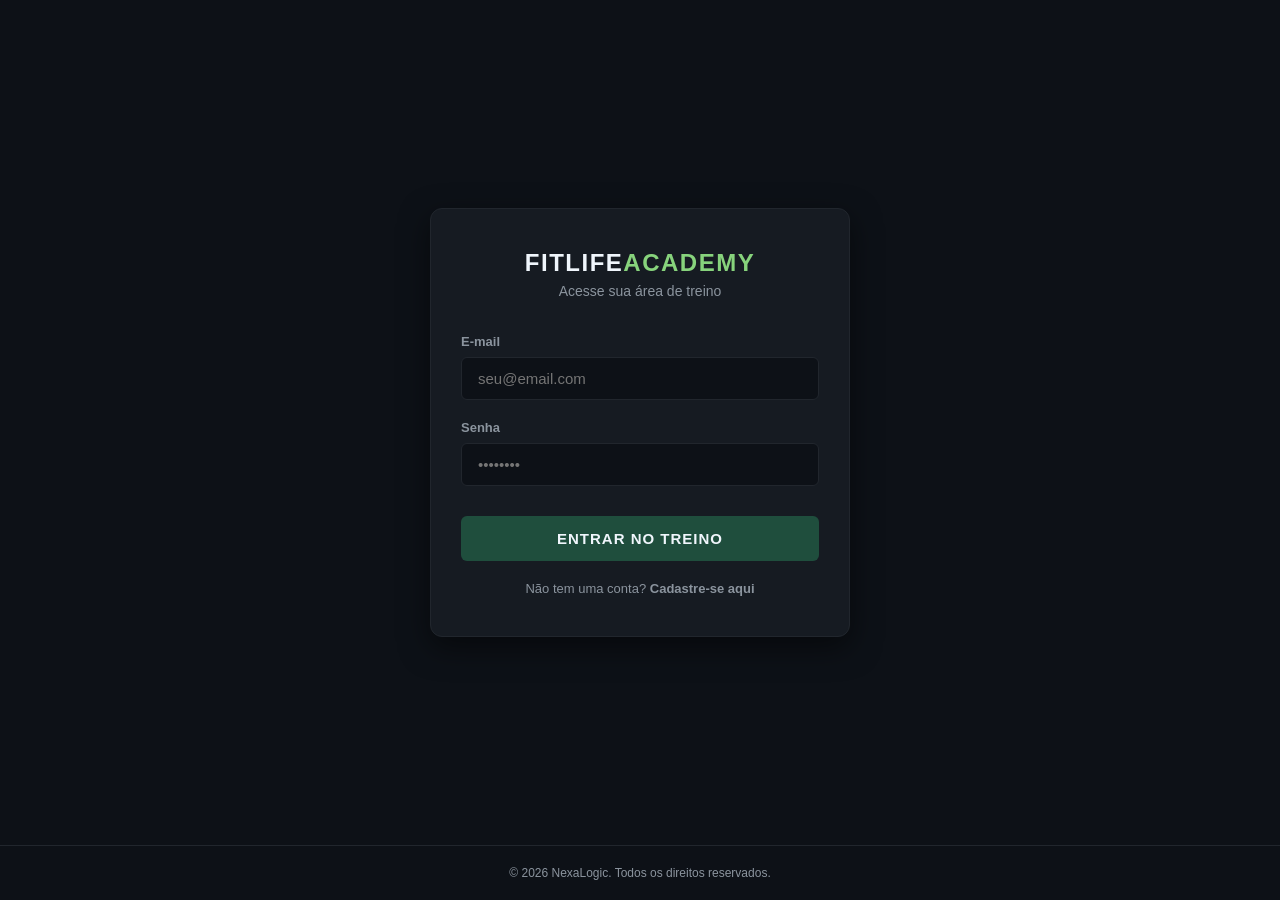
<file: pages/index.html>
<!DOCTYPE html>
<html lang="pt-BR">

<head>
    <meta charset="UTF-8">
    <meta name="viewport" content="width=device-width, initial-scale=1.0">
    <title>FitLife Academy - Login & Cadastro</title>
    <link rel="stylesheet" href="../css/index.css">
</head>

<body>

    <main class="auth-container">
        <div class="auth-card">

            <div class="auth-header">
                <h1 class="brand-title">FITLIFE<span>ACADEMY</span></h1>
                <p class="brand-subtitle" id="auth-subtitle">Acesse sua área de treino</p>
            </div>

            <form id="form-login" class="auth-form">
                <div class="input-group">
                    <label for="login-email">E-mail</label>
                    <input type="email" id="login-email" name="email" required placeholder="seu@email.com"
                        maxlength="99">
                </div>

                <div class="input-group">
                    <label for="login-senha">Senha</label>
                    <input type="password" id="login-senha" name="senha" required placeholder="••••••••" minlength="6">
                </div>

                <button type="submit" class="btn-primary">ENTRAR NO TREINO</button>

                <p class="auth-switch">
                    Não tem uma conta? <a href="#" id="go-to-register">Cadastre-se aqui</a>
                </p>
            </form>

            <form id="form-cadastro" class="auth-form hidden">
                <div class="input-group">
                    <label for="cad-nome">Nome Completo</label>
                    <input type="text" id="cad-nome" name="nome" required placeholder="Ex: João Silva" maxlength="60">
                </div>

                <div class="input-group">
                    <label for="cad-email">E-mail</label>
                    <input type="email" id="cad-email" name="email" required placeholder="seu@email.com" maxlength="99">
                </div>

                <div class="input-group">
                    <label for="cad-senha">Crie uma Senha</label>
                    <input type="password" id="cad-senha" name="senha" required placeholder="Mínimo 6 caracteres"
                        minlength="6">
                </div>

                <button type="submit" class="btn-primary">CRIAR MINHA CONTA</button>

                <p class="auth-switch">
                    Já possui cadastro? <a href="#" id="go-to-login">Fazer Login</a>
                </p>
            </form>

        </div>
    </main>

    <footer class="auth-footer">
        <p>&copy; 2026 NexaLogic. Todos os direitos reservados.</p>
    </footer>
    <div id="custom-toast" class="toast hidden">
        <div class="toast-content">
            <span class="toast-icon">✓</span>
            <p id="toast-message">Cadastro realizado com sucesso!</p>
        </div>
    </div>
    <script type="module" src="../js/index.js"></script>
</body>

</html>
</file>
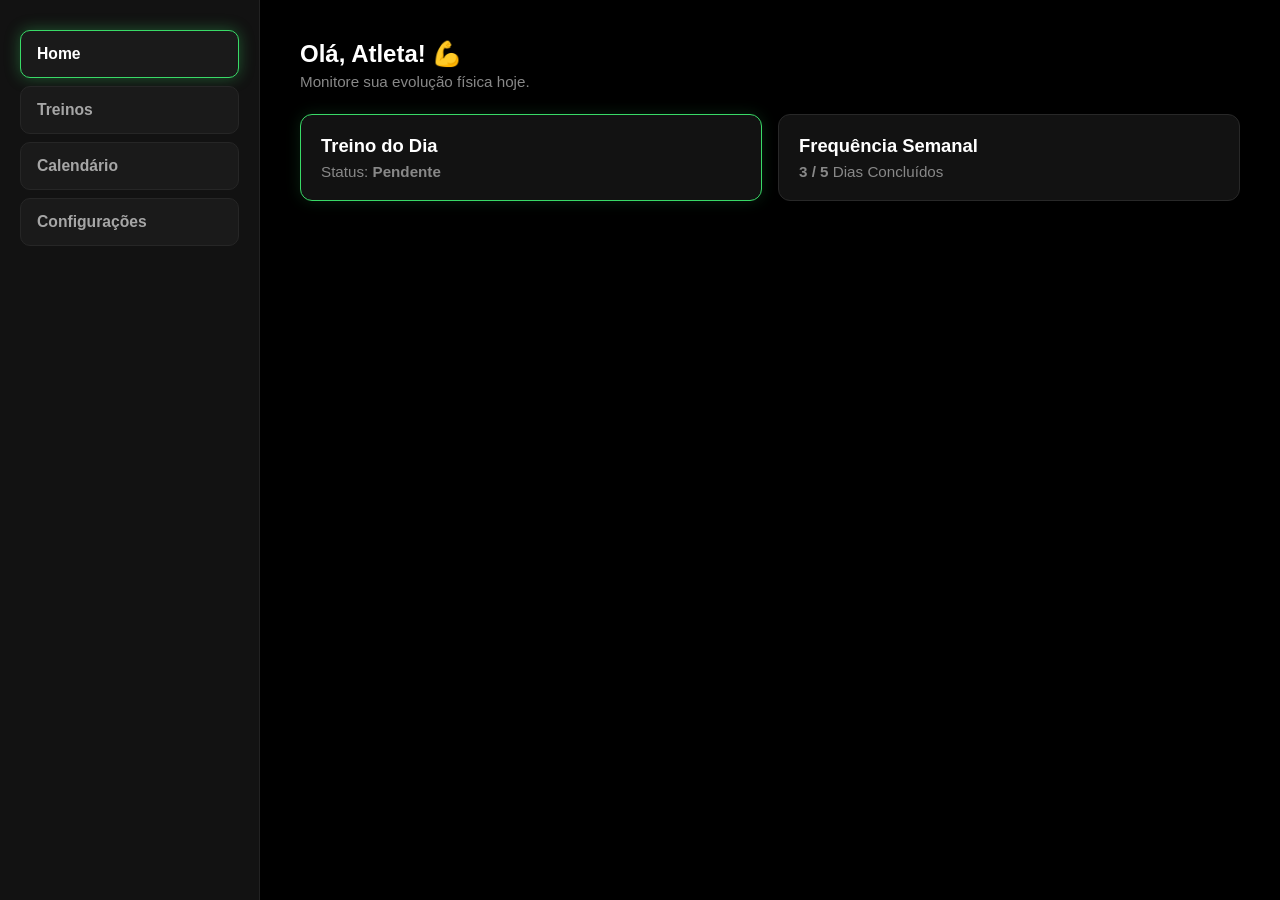
<file: pages/home.html>
<!DOCTYPE html>
<html lang="pt-br">
<head>
  <meta charset="UTF-8">
  <title>Academy 2.0</title>
  <link rel="stylesheet" href="../css/home.css">
  <link rel="stylesheet" href="../css/treino.css">
  <link rel="stylesheet" href="../css/calendario.css">
</head>
<body>

  <header>
    <nav>
      <button data-tab="home">Home</button>
      <button data-tab="treinos">Treinos</button>
      <button data-tab="calendario">Calendário</button>
      <button data-tab="config">Configurações</button>
    </nav>
  </header>

  <main id="app"></main>

  <script type="module" src="../js/main.js"></script>
</body>
</html>
</file>
<file: css/index.css>
:root {
    --bg-main: #0d1117;
    --bg-card: #161b22;
    --border-color: #21262d;

    --primary-green: #1f4e3d;
    --energy-green: #87d37c;

    --text-white: #f0f6fc;
    --text-gray: #8b949e;
}

* {
    margin: 0;
    padding: 0;
    box-sizing: border-box;
    font-family: 'Segoe UI', Tahoma, Geneva, Verdana, sans-serif;
}

body {
    background-color: var(--bg-main);
    color: var(--text-white);
    min-height: 100vh;
    display: flex;
    flex-direction: column;
    justify-content: space-between;
}

.auth-container {
    flex: 1;
    display: flex;
    align-items: center;
    justify-content: center;
    padding: 20px;
}

.auth-card {
    background-color: var(--bg-card);
    width: 100%;
    max-width: 420px;
    padding: 40px 30px;
    border-radius: 12px;
    border: 1px solid var(--border-color);
    box-shadow: 0 10px 30px rgba(0, 0, 0, 0.5);
    transition: transform 0.2s ease, border-color 0.3s ease;
}

.auth-card:hover {
    border-color: rgba(57, 255, 20, 0.3);
}

.auth-header {
    text-align: center;
    margin-bottom: 35px;
}

.brand-title {
    font-size: 24px;
    font-weight: 800;
    letter-spacing: 1.5px;
}

.brand-title span {
    color: var(--energy-green);
}

.brand-subtitle {
    font-size: 14px;
    color: var(--text-gray);
    margin-top: 6px;
}

.auth-form {
    display: flex;
    flex-direction: column;
    gap: 20px;
}

.input-group {
    display: flex;
    flex-direction: column;
    gap: 8px;
}

.input-group label {
    font-size: 13px;
    font-weight: 600;
    color: var(--text-gray);
}

.input-group input {
    width: 100%;
    background-color: var(--bg-main);
    border: 1px solid var(--border-color);
    color: var(--text-white);
    padding: 12px 16px;
    border-radius: 6px;
    font-size: 15px;
    outline: none;
    transition: all 0.2s ease;
}

.input-group input:focus {
    border-color: var(--energy-green);
    box-shadow: 0 0 5px rgba(135, 211, 124, 0.2);
    background-color: rgba(31, 78, 61, 0.15);
}
.auth-form input:invalid:focus {
    border-color: #e74c3c; /* Vermelho alerta suave */
    box-shadow: 0 0 5px rgba(231, 76, 60, 0.2);
}
.btn-primary {
    background-color: var(--primary-green);
    color: var(--text-white);
    border: 1px solid var(--neon-green);
    padding: 14px;
    font-size: 15px;
    font-weight: 700;
    border-radius: 6px;
    cursor: pointer;
    letter-spacing: 1px;
    transition: all 0.3s ease;
    margin-top: 10px;
}

.btn-primary:hover {
    background-color: var(--energy-green);
    color: var(--bg-main);
    box-shadow: none; 
}

.auth-switch {
    text-align: center;
    font-size: 13px;
    color: var(--text-gray);
}

.auth-switch a {
    color: var(--neon-green);
    text-decoration: none;
    font-weight: 600;
}

.auth-switch a:hover {
    text-decoration: underline;
}

.hidden {
    display: none !important;
}

.auth-footer {
    text-align: center;
    padding: 20px;
    font-size: 12px;
    color: var(--text-gray);
    border-top: 1px solid var(--border-color);
}

@media (max-width: 480px) {
    .auth-card {
        padding: 25px 15px;
        box-shadow: none;
        border: none;
        background-color: transparent;
    }

    body {
        background-color: var(--bg-card);
    }
}

/* ==========================================================================
   TOAST NOTIFICATION (Animação pura controlada pelo CSS)
   ========================================================================== */
.toast {
    position: fixed;
    bottom: 30px;
    right: 30px;
    background-color: var(--bg-card);
    border: 1px solid var(--energy-green);
    border-left: 5px solid var(--energy-green);
    padding: 16px 24px;
    border-radius: 8px;
    box-shadow: 0 5px 15px rgba(0, 0, 0, 0.4);
    z-index: 1000;
    
    /* Estado inicial: Invisível */
    opacity: 0;
    pointer-events: none;
}

/* Classe ativa disparada pelo JS: Executa uma única animação de 4 segundos */
.toast.active {
    animation: fadeToast 4s cubic-bezier(0.175, 0.885, 0.32, 1.275) forwards;
}

.toast-content {
    display: flex;
    align-items: center;
    gap: 12px;
}

.toast-icon {
    background-color: var(--primary-green);
    color: var(--energy-green);
    width: 24px;
    height: 24px;
    border-radius: 50%;
    display: flex;
    align-items: center;
    justify-content: center;
    font-weight: bold;
    font-size: 14px;
}

#toast-message {
    color: var(--text-white);
    font-size: 14px;
    font-weight: 500;
}

/* Linha do tempo da animação: Sobe e aparece -> Fica firme -> Desce e some */
@keyframes fadeToast {
    0% {
        transform: translateY(20px);
        opacity: 0;
    }
    10%, 90% {
        transform: translateY(0);
        opacity: 1;
        pointer-events: auto;
    }
    100% {
        transform: translateY(20px);
        opacity: 0;
        pointer-events: none;
    }
}

@media (max-width: 480px) {
    .toast {
        bottom: 20px;
        left: 20px;
        right: 20px;
    }
}
/* Classe que o JS vai injetar temporariamente se a validação falhar */
.shake {
    animation: shakeEffect 0.4s ease-in-out;
}

/* Animação consciente: treme levemente para os lados sem tirar o card do centro */
@keyframes shakeEffect {
    0%, 100% { transform: translateX(0); }
    20%, 60% { transform: translateX(-6px); }
    40%, 80% { transform: translateX(6px); }
}

/* O container do spinner dentro do botão */
.spinner {
    width: 20px;
    height: 20px;
    border: 3px solid rgba(255, 255, 255, 0.3);
    border-radius: 50%;
    border-top-color: #fff; /* A cor do ponto que gira */
    animation: spin 0.8s linear infinite;
    display: inline-block;
}

/* Animação que faz o círculo rodar 360 graus */
@keyframes spin {
    to { transform: rotate(360deg); }
}
</file>
<file: css/home.css>
* {
  margin: 0;
  padding: 0;
  box-sizing: border-box;
  -webkit-tap-highlight-color: transparent;
}

body {
  font-family: 'Segoe UI', Roboto, Helvetica, Arial, sans-serif;
  background-color: #000000;
  color: #e0e0e0;
  min-height: 100vh;
  display: flex;
  flex-direction: column;
}

header {
  background-color: #121212;
  border-bottom: 1px solid #222222;
  position: sticky;
  top: 0;
  z-index: 100;
}

nav {
  display: flex;
  justify-content: space-around;
  align-items: center;
  padding: 8px;
}

nav button {
  background-color: #1a1a1a;
  border: 1px solid #262626;
  color: #a6a6a6;
  padding: 14px 18px;
  font-size: 0.98rem;
  font-weight: 700;
  cursor: pointer;
  border-radius: 10px;
  transition: all 0.3s ease;
  text-align: center;
  flex: 1;
}

nav button:active {
  transform: scale(0.95);
  background-color: rgba(57, 218, 103, 0.1);
}

nav button.active {
  color: #ffffff;
  font-weight: 800;
  background-color: #1a1a1a;
  border: 1px solid #39da67;
  box-shadow: 0 0 15px rgba(57, 218, 103, 0.35);
}

#app {
  flex: 1;
  padding: 20px;
  width: 100%;
}

#app h2 {
  font-size: 1.5rem;
  color: #ffffff;
  margin-bottom: 5px;
}

#app p {
  color: #888888;
  font-size: 0.95rem;
}

.dashboard-grid {
  display: grid;
  grid-template-columns: 1fr;
  gap: 16px;
  margin-top: 24px;
}

.card-treino {
  background: #121212;
  border: 1px solid #282828;
  border-radius: 12px;
  padding: 20px;
  transition: all 0.2s ease-in-out;
}

.card-treino:focus-within,
.card-treino.destaque {
  border-color: #39da67;
  box-shadow: 0 0 15px rgba(57, 218, 103, 0.15);
}

.card-treino h3 {
  font-size: 1.15rem;
  color: #ffffff;
  font-weight: 700;
  margin-bottom: 6px;
}

@media (min-width: 768px) {
  body {
    flex-direction: row;
  }

  header {
    width: 260px;
    min-height: 100vh;
    height: 100vh;
    position: fixed;
    left: 0;
    top: 0;
    border-bottom: none;
    border-right: 1px solid #222222;
    padding: 30px 20px;
  }

  nav {
    flex-direction: column;
    align-items: flex-start;
    gap: 8px;
    padding: 0;
  }

  nav button {
    width: 100%;
    text-align: left;
    padding: 14px 16px;
  }

  nav button:hover {
    color: #39da67;
  }

  #app {
    margin-left: 260px;
    padding: 40px;
    max-width: 1200px;
  }

  .dashboard-grid {
    grid-template-columns: repeat(auto-fit, minmax(300px, 1fr));
  }
}

/* ==========================================================================
   ESTILOS DO WIZARD DE TREINOS
   ========================================================================== */
.wizard-container {
    background: #161616;
    border: 1px solid #262626;
    border-radius: 10px;
    padding: 20px;
    text-align: center;
}
.wizard-botoes {
    display: flex;
    gap: 10px;
    justify-content: center;
    margin: 20px 0;
    flex-wrap: wrap;
}
.btn-wizard {
    background: #222;
    border: 1px solid #333;
    color: #fff;
    padding: 12px 24px;
    border-radius: 6px;
    font-weight: 700;
    cursor: pointer;
    transition: all 0.2s;
}
.btn-wizard:hover {
    border-color: #39da67;
    background: #1a2e1f;
}
.btn-wizard-ativar {
    background: #39da67;
    color: #000;
    font-weight: 800;
    border: none;
    padding: 12px 20px;
    border-radius: 6px;
    cursor: pointer;
}
.btn-voltar {
    background: transparent;
    border: none;
    color: #777;
    cursor: pointer;
    font-weight: 600;
}
.btn-voltar:hover { color: #fff; }
.lista-exercicios-wizard {
    text-align: left;
    max-width: 300px;
    margin: 20px auto;
    display: flex;
    flex-direction: column;
    gap: 10px;
}
.checkbox-exercicio {
    color: #fff;
    font-weight: 600;
    cursor: pointer;
}
.btn-wizard-sucesso {
    background: #39da67;
    color: #000;
    font-weight: 800;
    border: none;
    padding: 10px 20px;
    border-radius: 6px;
    cursor: pointer;
    margin-left: 10px;
}
</file>
<file: css/treino.css>
/* ==========================================================================
   ESTRUTURA DOS SLIDES HORIZONTAIS
   ========================================================================== */
#treino-modulo-container {
    width: 100%;
    max-width: 500px;
    margin: 0 auto;
    position: relative;
    display: flex;
    flex-direction: column;
    gap: 1.5rem;
    padding: 0.5rem 1rem 2rem 1rem;
    box-sizing: border-box;
}
.treino-topo-breadcrumb {
    text-align: center;
    font-size: 0.9rem;
    font-weight: 700;
    color: #39da67;
    margin-bottom: 0;
    padding: 12px 16px;
    background: #141414;
    border: 1px solid #222;
    border-radius: 8px;
}
.treino-mascara-slides {
    width: 100%;
    overflow: hidden;
    border-radius: 12px;
    margin-bottom: 2rem;
}
#treino-carrossel-slides {
    display: table;
    width: 400%;
    transition: transform 0.4s cubic-bezier(0.25, 1, 0.5, 1);
}
.slide-painel-fixo {
    display: table-cell;
    width: 25%;
    vertical-align: top;
    padding: 5px;
}
/* ==========================================================================
   GRID 2x2 BLINDADA
   ========================================================================== */
.grid-2x2-blindada {
    display: grid;
    grid-template-columns: repeat(2, 1fr);
    grid-template-rows: repeat(2, 1fr);
    gap: 15px;
    width: 100%;
    height: 280px;
}
.card-grid-item {
    width: 100%;
    padding: 1.2rem 1rem;
    display: block;
    background-color: #222222;
    border: 1px solid #333333;
    border-radius: 10px;
    color: #ffffff;
    font-size: 1rem;
    font-weight: 700;
    cursor: pointer;
    box-shadow:
        inset 0 1px 0 rgba(255, 255, 255, 0.05),
        0 4px 6px rgba(0, 0, 0, 0.2);
    transition: all 0.2s cubic-bezier(0.4, 0, 0.2, 1);
}
.card-grid-item:hover {
    background-color: #2a2a2a;
    border-color: #39da67;
    color: #39da67;
    box-shadow: 0 0 12px rgba(57, 218, 103, 0.15);
}
.card-grid-item:active {
    transform: scale(0.96);
    background-color: #1a1a1a;
    box-shadow: inset 0 2px 4px rgba(0, 0, 0, 0.4);
}
.card-grid-item.selecionado {
    background-color: #1a2e1f;
    border-color: #39da67;
    color: #39da67;
    box-shadow: 0 0 14px rgba(57, 218, 103, 0.3);
}
/* ==========================================================================
   GRID SLIDE 4
   ========================================================================== */
#grid-slide-4.grid-2x2-blindada {
    height: 110px;
    grid-template-rows: repeat(2, 50px);
}
#grid-slide-4 .card-grid-item {
    display: flex;
    align-items: center;
    justify-content: center;
    padding: 5px;
    font-size: 0.9rem;
    text-align: center;
}
#area-metricas-exercicio {
    width: 100%;
    display: block;
    margin-top: 0.5rem;
    min-height: 63px;
}
/* ==========================================================================
   FORMULÁRIO DE MÉTRICAS
   ========================================================================== */
.treino-formulario-metricas-bloco {
    width: 100%;
    display: block;
}


/* Centraliza e joga a mensagem para baixo dos 3 inputs */
.treino-secao-metrica-mensagemBonita {
    width: 100%;
    text-align: center;
    margin-top: auto; /* Empurra o texto para colar na base do bloco */
    padding-bottom: 5px;
}

.treino-secao-metrica-mensagemBonita p {
    color: #39da67; /* Cor verde padrão */
    font-size: 0.75rem;
    font-weight: 800;
    letter-spacing: 0.06rem;
    margin: 0;
}
.grupo-input-metrica {
    flex: 1;
    text-align: center;
}
.grupo-input-metrica label {
    display: block;
    margin-bottom: 6px;
    color: #555;
    font-size: 0.65rem;
    font-weight: 800;
    letter-spacing: 0.05rem;
}
.grupo-input-metrica input {
    width: 100%;
    padding: 8px;
    background: #111;
    border: 1px solid #2c2c2c;
    border-radius: 6px;
    color: #fff;
    font-size: 1rem;
    font-weight: 700;
    text-align: center;
    transition: border-color 0.2s;
}
.grupo-input-metrica input:focus {
    border-color: #39da67;
    outline: none;
}
.grupo-input-metrica input.input-bloqueado {
    background: #0d0d0d;
    border-color: #1a1a1a;
    color: #333;
    cursor: not-allowed;
}
.grupo-input-metrica input::-webkit-outer-spin-button,
.grupo-input-metrica input::-webkit-inner-spin-button {
    -webkit-appearance: none;
    margin: 0;
}
/* ==========================================================================
   SEÇÃO TREINO ESPECIAL / DROP SET
   ========================================================================== */
.treino-secao-especial-container {
    width: 100%;
    padding: 15px;
    box-sizing: border-box;
    background: #161616;
    border: 1px solid #222;
    border-radius: 10px 10px 0 0; 
    margin-bottom: 1.5rem;
}
.treino-especial-header {
    width: 100%;
    display: flex;
    align-items: center;
    justify-content: space-between;
}
.treino-especial-texto h2 {
    margin: 0 0 2px 0;
    color: #fff;
    font-size: 0.95rem;
    font-weight: 800;
    letter-spacing: 0.05rem;
}
.treino-especial-texto p {
    margin: 0;
    color: #666;
    font-size: 0.75rem;
}
/* ==========================================================================
   SWITCH TOGGLE
   ========================================================================== */
.switch-container {
    position: relative;
    display: inline-block;
    flex-shrink: 0;
    width: 46px;
    height: 24px;
}
.switch-container input {
    width: 0;
    height: 0;
    opacity: 0;
}
.switch-slider {
    position: absolute;
    top: 0;
    left: 0;
    right: 0;
    bottom: 0;
    cursor: pointer;
    background-color: #333;
    border-radius: 24px;
    transition: 0.3s;
}
.switch-slider::before {
    content: "";
    position: absolute;
    left: 3px;
    bottom: 3px;
    width: 18px;
    height: 18px;
    background-color: #fff;
    border-radius: 50%;
    transition: 0.3s;
}
input:checked + .switch-slider {
    background-color: #1a3a23;
    border: 1px solid #39da67;
}
input:checked + .switch-slider::before {
    transform: translateX(22px);
    background-color: #39da67;
}
/* ==========================================================================
   SUBSÉRIES / CARDS DINÂMICOS
   ========================================================================== */
.treino-secao-metricas {
    width: 100%;
    display: flex;
    flex-wrap: wrap; 
    gap: 12px;
    padding: 15px;
    margin-bottom: 1.5rem;
    box-sizing: border-box;
    background: #161616;
    border: 1px solid #222;
    border-radius: 10px;
    min-height: 151px; 
}
   .treino-subseries-grid {
    width: 100%;
    box-sizing: border-box;
    background: #161616;
    margin-top: -1.5rem; 
    margin-bottom: 1.5rem;
    padding: 15px 15px 19px 15px;
    border: 1px solid #222;
    border-top: none;
    border-radius: 0 0 10px 10px;
    min-height: 151px;
}
#bloco-metricas-normais.escondido + .treino-secao-especial-container {
    border-radius: 10px;
}
.treino-especial-controles {
    display: flex;
    align-items: center;
    justify-content: space-between;
    margin-bottom: 15px;
}
.btn-adicionar-card {
    padding: 8px 16px;
    background: #1a1a1a;
    border: 1px solid #333;
    border-radius: 6px;
    color: #39da67;
    font-size: 0.75rem;
    font-weight: 800;
    cursor: pointer;
    transition: transform 0.1s cubic-bezier(0.25, 1, 0.5, 1), background-color 0.5s, color 0.2s, border-color 0.4s;
}

.btn-adicionar-card:hover {
    background: #39da67;
    color: #111;
    border-color: #39da67;
}
.btn-adicionar-card:active {
    transform: scale(0.90); 
    background-color: #0f2014; 
    color: #39da67; 
    border-color: #39da67;
}
.btn-adicionar-card.btn-bloqueado-limite {
    background: #222 !important;
    border: 1px solid #333 !important;
    color: #555 !important;
    cursor: not-allowed !important;
    pointer-events: none; 
    transform: none !important; 
}
.contador-txt {
    color: #555;
    font-size: 0.75rem;
    font-weight: 800;
}
.treino-cards-wrapper {
    display: grid;
    grid-template-columns: repeat(auto-fill, minmax(130px, 1fr));
    gap: 12px;
    max-height: 260px;
    overflow-y: auto;
    padding-right: 5px;
}
.card-subserie-item {
    padding: 10px;
    background: #202020;
    border: 1px solid #2d2d2d;
    border-radius: 8px;
}
.card-subserie-header {
    display: flex;
    align-items: center;
    justify-content: space-between;
    margin-bottom: 8px;
    color: #888;
    font-size: 0.7rem;
    font-weight: 800;
}
.btn-remover-subserie {
    background: none;
    border: none;
    color: #555;
    font-size: 0.8rem;
    cursor: pointer;
}
.btn-remover-subserie:hover {
    color: #ff4a4a;
}
.card-subserie-inputs-bloco {
    display: flex;
    gap: 6px;
}
.subserie-campo {
    flex: 1;
    text-align: center;
}
.subserie-campo label {
    display: block;
    margin-bottom: 4px;
    color: #555;
    font-size: 0.6rem;
    font-weight: 800;
}
.subserie-campo input {
    width: 100%;
    padding: 6px 4px;
    background: #111;
    border: 1px solid #2c2c2c;
    border-radius: 4px;
    color: #fff;
    font-size: 0.85rem;
    font-weight: 700;
    text-align: center;
}
.subserie-campo input:focus {
    border-color: #39da67;
    outline: none;
}
/* ==========================================================================
   CONTROLES INFERIORES
   ========================================================================== */
.treino-controle-inferior {
    position: absolute;
    top: 5px;
    right: 6px;
    z-index: 10;
}
#btn-treino-voltar {
    width: 34px;
    height: 34px;
    display: flex;
    align-items: center;
    justify-content: center;
    background: #141414;
    border: 1px solid #222;
    border-radius: 6px;
    color: #a6a6a6;
    cursor: pointer;
    transition: all 0.2s;
}
#btn-treino-voltar:hover {
    background: #161616;
    border-color: #39da67;
    color: #39da67;
}
#btn-treino-finalizar {
    width: 100%;
    padding: 12px;
    background: #39da67;
    border: none;
    border-radius: 6px;
    color: #000;
    font-size: 1rem;
    font-weight: 800;
    cursor: pointer;
}
#btn-treino-finalizar.desabilitado {
    background: #222;
    border: 1px solid #333;
    color: #555;
    cursor: not-allowed;
}
/* ==========================================================================
   SEÇÃO DATA DO TREINO
   ========================================================================== */
.treino-container-data-horizontal {
    width: 100%;
    display: flex;
    flex-direction: row;
    align-items: center;
    justify-content: space-between;
    margin-top: 0;
    margin-bottom: 1.5rem;
    padding: 0 5px;
    box-sizing: border-box;
}
.treino-container-data-horizontal label {
    margin: 0;
    color: #555;
    font-size: 0.85rem;
    font-weight: 800;
    letter-spacing: 0.05rem;
    white-space: nowrap;
}
.treino-container-data-horizontal input[type="date"] {
    flex-grow: 1;
    max-width: 240px;
    padding: 10px 14px;
    background: #111;
    border: 1px solid #2c2c2c;
    border-radius: 6px;
    color: #fff;
    font-size: 0.95rem;
    font-weight: 700;
    text-align: center;
    outline: none;
    transition: border-color 0.2s;
}
.treino-container-data-horizontal input[type="date"]:focus {
    border-color: #39da67;
}
.treino-container-data-horizontal input.input-bloqueado {
    background: #0d0d0d;
    border-color: #1a1a1a;
    color: #333;
    cursor: not-allowed;
}
/* ==========================================================================
   UTILITÁRIOS
   ========================================================================== */
.escondido {
    display: none !important;
}
</file>
<file: css/calendario.css>
/* CONTAINER PRINCIPAL DA ABA */
#cld-modulo-wrapper {
    width: 100%;
    max-width: 900px; /* Largura esticada para caber tudo confortavelmente */
    margin: 0 auto;
    padding: 10px;
    box-sizing: border-box;
}

/* 📌 BLOCOS DO TOPO EM CIMA DO CALENDÁRIO */
.cld-topo-bloco-container {
    display: flex;
    justify-content: space-between;
    align-items: center;
    border-bottom: 1px solid #222;
    padding-bottom: 15px;
    margin-bottom: 25px; /* Espaço para afastar o calendário */
    width: 100%;
}
.cld-bloco-esquerdo h1 {
    font-size: 1.4rem;
    font-weight: 800;
    color: #fff;
    margin: 0 0 4px 0;
}
.cld-bloco-esquerdo p {
    font-size: 0.85rem;
    color: #666;
    margin: 0;
}
.cld-status-card {
    background: #161616;
    border: 1px solid #262626;
    padding: 8px 16px;
    border-radius: 8px;
    text-align: right;
    white-space: nowrap;
}
.cld-status-label {
    display: block;
    font-size: 0.65rem;
    font-weight: 800;
    color: #555;
}
.cld-status-valor {
    font-size: 0.85rem;
    font-weight: 800;
    color: #39da67;
}

/* 📅 SEÇÃO DO CALENDÁRIO INDO PARA BAIXO */
.cld-secao-calendario-corpo {
    margin-top: 10px;
    margin-bottom: 25px;
    width: 100%;
}
.cld-controle-mes {
    display: flex;
    justify-content: space-between;
    align-items: center;
    margin-bottom: 15px;
}
.cld-titulo-mes-ano {
    font-size: 1.1rem;
    font-weight: 800;
    color: #fff;
}
.cld-btn-seta {
    background: #222;
    border: 1px solid #333;
    color: #fff;
    padding: 6px 12px;
    border-radius: 6px;
    cursor: pointer;
    font-size: 0.8rem;
}
.cld-btn-seta:hover { color: #39da67; border-color: #39da67; }

/* GRID DO CALENDÁRIO */
.cld-container-grid {
    background: #111;
    border: 1px solid #222;
    border-radius: 10px;
    padding: 15px;
    /* Trava uma altura mínima para o calendário nunca encolher ou dançar na tela */
    min-height: 320px; 
    box-sizing: border-box;
}
.cld-dias-letras {
    display: grid;
    grid-template-columns: repeat(7, 1fr);
    text-align: center;
    font-size: 0.75rem;
    font-weight: 800;
    color: #444;
    margin-bottom: 12px;
    letter-spacing: 0.05rem;
}
.cld-grid-numeros {
    display: grid;
    grid-template-columns: repeat(7, 1fr);
    grid-template-rows: repeat(6, 42px); 
    gap: 8px;
}
.cld-botao-dia {
    width: 100%;
    height: 100%; /* Ocupa o espaço exato da célula do grid fixo */
    background: #161616;
    border: 1px solid #222;
    color: #ffffff;
    font-weight: 700;
    font-size: 0.95rem;
    border-radius: 6px;
    cursor: pointer;
    display: flex;
    align-items: center;
    justify-content: center;
    transition: all 0.15s cubic-bezier(0.4, 0, 0.2, 1);
}
/* Dias que pertencem ao mês passado ou futuro */
.cld-botao-dia.cld-dia-fora {
    color: #333333;
    background: #0d0d0d;
    border-color: #141414;
}

/* 🟢 COR-MARCA: QUANDO O DIA POSSUI TREINO NO BANCO/MOCK */
.cld-botao-dia.cld-dia-neon {
    background: #1a2e1f;
    border-color: #39da67;
    color: #39da67;
    box-shadow: inset 0 0 4px rgba(57, 218, 103, 0.1), 0 0 10px rgba(57, 218, 103, 0.15);
}

/* Feedback visual de foco/hover */
.cld-botao-dia:hover {
    border-color: #888;
}

.cld-botao-dia.cld-dia-neon:hover {
    border-color: #39da67;
    background: #223d29;
    box-shadow: 0 0 14px rgba(57, 218, 103, 0.3);
}
/* 🏋️ COLUNAS DE EXERCÍCIOS INFERIORES */
.cld-detalhes-treino h3 { 
    font-size: 0.9rem; 
    color: #666; 
    margin-bottom: 15px; 
    text-transform: uppercase; 
    letter-spacing: 0.05rem;
}
.cld-layout-colunas-fixas {
    display: flex;
    gap: 15px;
    width: 100%;
}
.cld-coluna-treino {
    flex: 1;
    background: #141414;
    border: 1px solid #222;
    border-radius: 8px;
    overflow: hidden;
}
.cld-coluna-header {
    padding: 10px;
    font-size: 0.85rem;
    font-weight: 800;
    text-align: center;
    background: #1c1c1c;
    border-bottom: 1px solid #222;
}
.cld-coluna-header.cld-txt-superior { color: #fff; border-bottom-color: #333; }
.cld-coluna-header.cld-txt-inferior { color: #888; border-bottom-color: #262626; }
.cld-coluna-corpo {
    padding: 12px;
    min-height: 140px;
}
.cld-placeholder-texto {
    color: #333;
    font-size: 0.8rem;
    text-align: center;
    margin-top: 45px;
    font-weight: 600;
}
.cld-card-exercicio-item {
    background: #1c1c1c;
    border-left: 3px solid #39da67;
    padding: 10px;
    border-radius: 0 6px 6px 0;
    margin-bottom: 8px;
}
.cld-card-exercicio-item h5 { margin: 0 0 4px 0; font-size: 0.85rem; color: #fff; }
.cld-card-exercicio-item p { margin: 0; font-size: 0.75rem; color: #888; }
.cld-card-exercicio-item strong { color: #39da67; }

/* ==========================================================================
   📱 REGRAS DE RESPONSIVIDADE (MOBILE / TELAS PEQUENAS)
   ========================================================================== */
@media (max-width: 600px) {
    /* Topo empilha no celular */
    .cld-topo-bloco-container {
        flex-direction: column;
        align-items: flex-start;
        gap: 12px;
    }
    .cld-status-card {
        text-align: left;
        width: 100%;
        box-sizing: border-box;
    }
    /* As colunas de exercícios ficam uma embaixo da outra no celular */
    .cld-layout-colunas-fixas {
        flex-direction: column;
    }
}

/* Borda lateral verde para destacar o treino especial */
.cld-card-exercicio-item.cld-treino-especial {
    border-left: 4px solid #00ff66;
    padding-left: 12px;
    margin-bottom: 12px;
}

/* Badge indicadora de Drop Set */
.cld-badge-drop {
    font-size: 10px;
    background-color: #00ff66;
    color: #000000;
    padding: 2px 6px;
    border-radius: 4px;
    margin-left: 8px;
    font-weight: bold;
    vertical-align: middle;
}

/* Espaçamento da lista de subseries */
.cld-detalhes-especiais-lista {
    margin-top: 10px;
}

/* Alinhamento de cada subsérie (Série | Reps | Carga) */
.cld-subserie-linha {
    display: flex;
    justify-content: space-between;
    padding: 5px 0;
    border-bottom: 1px solid #222222;
    font-size: 13px;
}

/* Cores das métricas das subseries */
.cld-subserie-numero {
    color: #00ff66;
    font-weight: bold;
}

.cld-subserie-reps {
    color: #ffffff;
}

.cld-subserie-carga {
    color: #aaaaaa;
}
</file>
